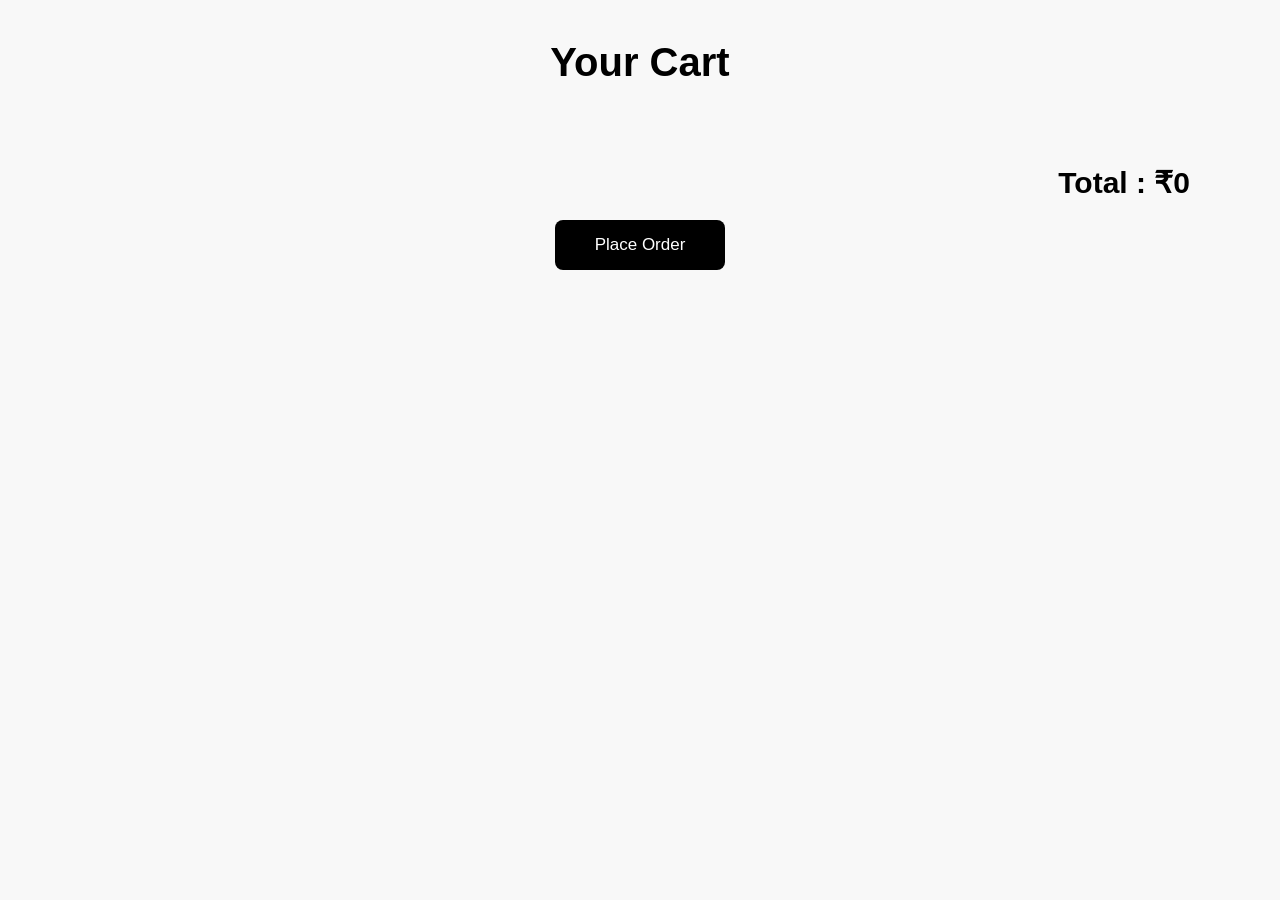
<file: cart.html>
<!DOCTYPE html>
<html lang="en">
<head>
    <meta charset="UTF-8">
    <meta name="viewport" content="width=device-width, initial-scale=1.0">
    <title>Cart</title>

    <style>
        *{
    margin:0;
    padding:0;
    box-sizing:border-box;
    font-family:"Inter",sans-serif;
}

body{
    background:#f8f8f8;
}

/* Heading */

h1{
    text-align:center;
    margin:40px 0;
    font-size:40px;
    font-weight:600;
}

/* Cart Container */

#cartContainer{
    width:90%;
    max-width:1100px;
    margin:auto;
    display:flex;
    flex-direction:column;
    gap:20px;
}

/* Product Card */

.card{
    display:flex;
    align-items:center;
    justify-content:space-between;
    background:white;
    border-radius:10px;
    padding:20px;
    box-shadow:0 5px 12px rgba(0,0,0,.08);
}

.card img{
    width:120px;
    height:120px;
    object-fit:cover;
    border-radius:10px;
}

.card h3{
    flex:1;
    margin-left:25px;
    font-size:22px;
    font-weight:500;
}

.card h4{
    font-size:22px;
    margin-right:30px;
}

/* Remove Button */

.card button{
    padding:10px 22px;
    background:#111;
    color:white;
    border:none;
    border-radius:6px;
    cursor:pointer;
    transition:.3s;
}

.card button:hover{
    background:#444;
}

/* Total */

#totalPrice{
    width:90%;
    max-width:1100px;
    margin:40px auto 20px;
    text-align:right;
    font-size:30px;
}

/* Place Order */

#placeOrderBtn{
    display:block;
    margin:0 auto 60px;
    padding:15px 40px;
    background:black;
    color:white;
    border:none;
    border-radius:8px;
    cursor:pointer;
    font-size:17px;
    transition:.3s;
}

#placeOrderBtn:hover{
    background:#333;
}

/* Responsive */

@media(max-width:768px){

    .card{
        flex-direction:column;
        text-align:center;
        gap:18px;
    }

    .card h3{
        margin-left:0;
    }

    .card h4{
        margin-right:0;
    }

    #totalPrice{
        text-align:center;
        font-size:24px;
    }
}

.buttonBox{
    display:flex;
    flex-direction:column;
    gap:10px;
}

.removeBtn{
    background:#e74c3c;
    color:white;
    border:none;
    padding:10px 18px;
    border-radius:6px;
    cursor:pointer;
}

.removeBtn:hover{
    background:#c0392b;
}

.orderBtn{
    background:#111;
    color:white;
    border:none;
    padding:10px 18px;
    border-radius:6px;
    cursor:pointer;
}

.orderBtn:hover{
    background:#333;
}
    </style>


</head>
<body>

    <h1>Your Cart</h1>

    <div id="cartContainer"></div>

    <h2 id="totalPrice"></h2>

    <button id="placeOrderBtn">
        Place Order
    </button>

<script >
    let cart = JSON.parse(localStorage.getItem("cart")) || [];

let cartContainer = document.getElementById("cartContainer");

let total = 0;

cart.forEach((item, index) => {

    let card = document.createElement("div");
    card.className = "card";

    let img = document.createElement("img");
    img.src = item.image;

    let title = document.createElement("h3");
    title.innerText = item.name;

    let price = document.createElement("h4");
    price.innerText = item.price;

    // Button container
    let buttonBox = document.createElement("div");
    buttonBox.className = "buttonBox";

    // Remove Button
    let removeBtn = document.createElement("button");
    removeBtn.innerText = "Remove";
    removeBtn.className = "removeBtn";

    removeBtn.onclick = function () {

        cart.splice(index, 1);

        localStorage.setItem("cart", JSON.stringify(cart));

        location.reload();

    };

    // Place Order Button
    let orderBtn = document.createElement("button");
    orderBtn.innerText = "Place Order";
    orderBtn.className = "orderBtn";

   orderBtn.onclick = function () {

    let orders = JSON.parse(localStorage.getItem("orders")) || [];

   
    orders.push(item);

   
    localStorage.setItem("orders", JSON.stringify(orders));

  
    cart.splice(index, 1);

    localStorage.setItem("cart", JSON.stringify(cart));

    alert("Order Placed Successfully!");

    window.location.href = "trackorder.html";
};

    buttonBox.append(removeBtn, orderBtn);

    card.append(img, title, price, buttonBox);

    cartContainer.append(card);

    total += Number(item.price.replace("₹",""));

});
document.getElementById("totalPrice").innerText =
"Total : ₹" + total;

document.getElementById("placeOrderBtn").onclick = function () {

    if(cart.length === 0){
        alert("Your cart is empty!");
        return;
    }

    let orders = JSON.parse(localStorage.getItem("orders")) || [];

    orders.push(...cart);

    localStorage.setItem("orders", JSON.stringify(orders));

    localStorage.removeItem("cart");

    alert("All Orders Placed Successfully!");

    window.location.href = "trackorder.html";

};
</script>

</body>
</html>
</file>
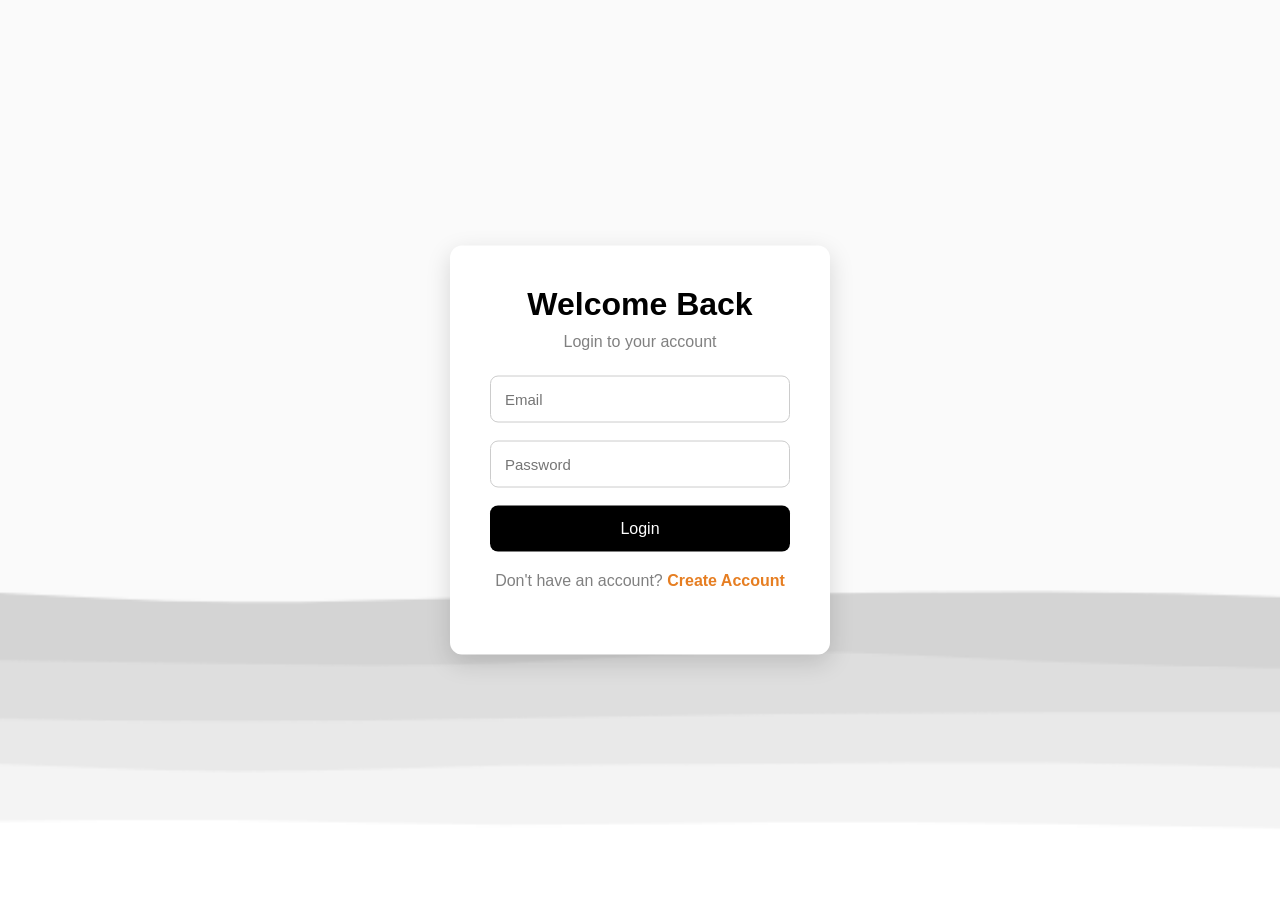
<file: login.html>
<!doctype html>
<html lang="en">
  <head>
    <meta charset="UTF-8" />
    <meta name="viewport" content="width=device-width, initial-scale=1.0" />
    <title>Login</title>

    <style>
      * {
        margin: 0;
        padding: 0;
        box-sizing: border-box;
        font-family: Arial, Helvetica, sans-serif;
      }

      body {
        position: relative;
        width: 100%;
        height: 100vh;
        overflow: hidden;
      }

      .loginbg {
        position: absolute;
        width: 100%;
        height: 100%;
        z-index: -1;
      }

      .loginbg img {
        width: 100%;
        height: 100%;
        object-fit: cover;
      }

      .login-box {
        width: 380px;
        background: white;
        padding: 40px;
        border-radius: 12px;

        position: absolute;
        top: 50%;
        left: 50%;
        transform: translate(-50%, -50%);

        box-shadow: 0 8px 25px rgba(0, 0, 0, 0.15);
      }

      .login-box h1 {
        text-align: center;
        margin-bottom: 10px;
      }

      .login-box p {
        text-align: center;
        color: gray;
        margin-bottom: 25px;
      }

      form {
        display: flex;
        flex-direction: column;
        gap: 18px;
      }

      input {
        padding: 14px;
        border: 1px solid #ccc;
        border-radius: 8px;
        outline: none;
        font-size: 15px;
      }

      input:focus {
        border-color: black;
      }

      button {
        padding: 14px;
        border: none;
        background: black;
        color: white;
        border-radius: 8px;
        cursor: pointer;
        font-size: 16px;
      }

      button:hover {
        background: #333;
      }

      .signup {
        margin-top: 20px;
        text-align: center;
      }

      .signup a {
        text-decoration: none;
        color: #e67e22;
        font-weight: bold;
      }
    </style>
  </head>
  <body>
    <div class="loginbg">
      <img src="layered-waves-haikei.png" alt="" />
    </div>

    <div class="login-box">
      <h1>Welcome Back</h1>
      <p>Login to your account</p>

      <form id="loginForm">
        <input type="email" id="email" placeholder="Email" required />

        <input type="password" id="password" placeholder="Password" required />

        <button id="loginBtn" type="submit">Login</button>
      </form>

      <p class="signup">
        Don't have an account?
        <a href="registration.html">Create Account</a>
      </p>
    </div>
  </body>
  <script>
    const loginForm = document.getElementById("loginForm");

loginForm.addEventListener("submit", function (e) {

    e.preventDefault();

    let email = document.getElementById("email").value;
    let password = document.getElementById("password").value;

    let users = JSON.parse(localStorage.getItem("users")) || [];

    let foundUser = users.find(function(user){

        return user.email === email &&
               user.password === password;

    });

    if(foundUser){

        alert("Login Successful");

        localStorage.setItem(
            "currentUser",
            JSON.stringify(foundUser)
        );

        window.location.href = "index.html";

    }

    else{

        alert("Invalid Email or Password");

    }

});
  </script>
</html>
</file>
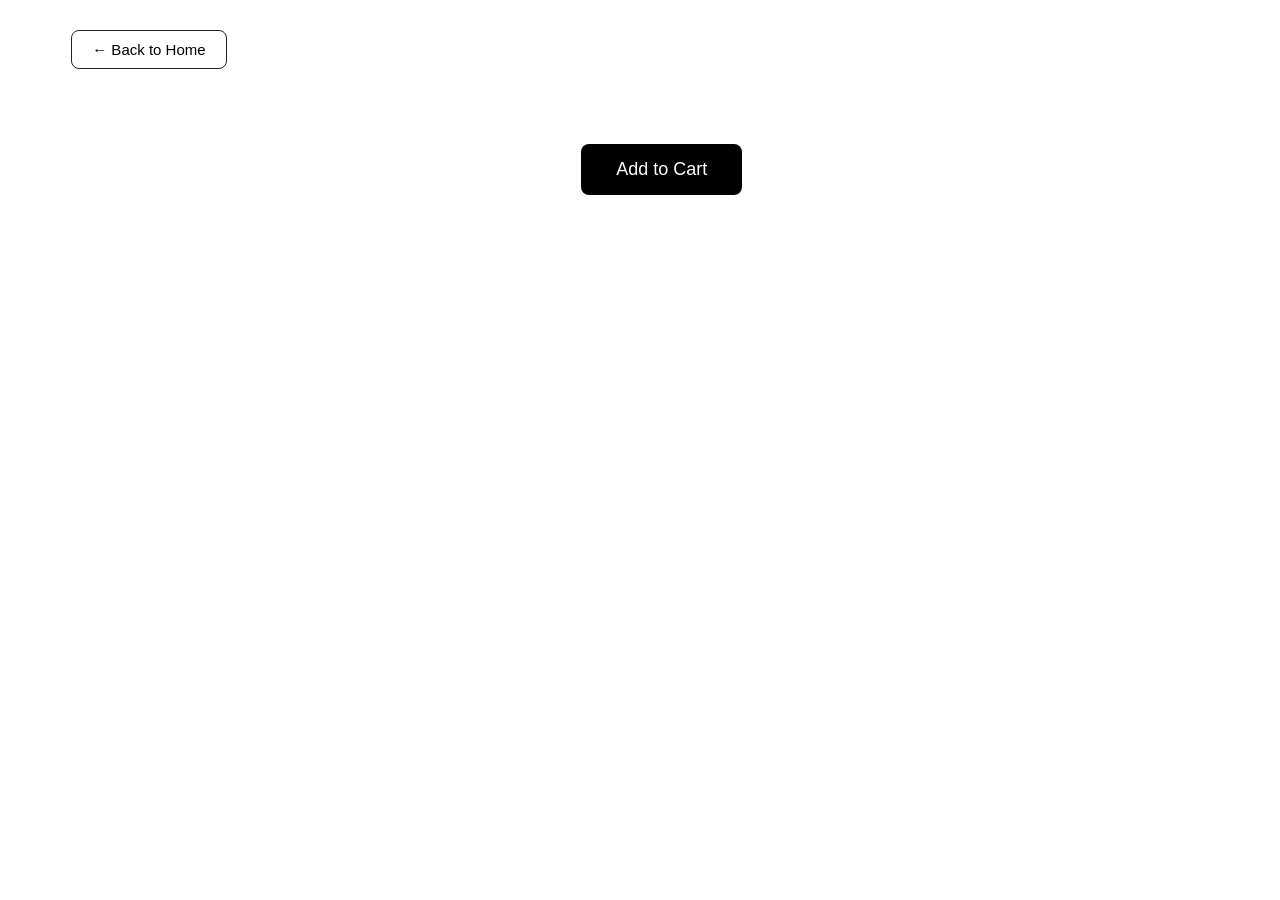
<file: product.html>
<!DOCTYPE html>
<html lang="en">
<head>
<meta charset="UTF-8">
<title>Product</title>



<style>

.productPage{
    width:90%;
    max-width:1200px;
    margin:50px auto;
    display:flex;
    gap:60px;
    align-items:center;
}

.productPage img{
    width:450px;
    border-radius:12px;
}

.details{
    flex:1;
}

.details h1{
    font-size:38px;
    margin-bottom:20px;
}

.details p{
    margin:20px 0;
    line-height:1.7;
    color:#555;

}
#desc{
    font-size: x-large;
    color: black;
}

.details h2{
    margin:20px 0;
}

.details button{
    padding:15px 35px;
    background:black;
    color:white;
    border:none;
    cursor:pointer;
    border-radius:8px;
    font-size:18px;
}

.details button:hover{
    background:#333;
}
.topBar{
    width:90%;
    max-width:1200px;
    margin:30px auto 0;
}

#homeBtn{
    padding:10px 20px;
    background:white;
    border:1px solid #222;
    border-radius:8px;
    cursor:pointer;
    font-size:15px;
    transition:.3s;
}

#homeBtn:hover{
    background:#111;
    color:white;
}
#popup{
    position:fixed;
    top:50%;
    left:50%;
    transform:translate(-50%,-50%);
    background:white;
    padding:30px;
    width:320px;
    border-radius:12px;
    box-shadow:0 10px 30px rgba(0,0,0,.2);
    display:none;
    text-align:center;
    z-index:1000;
    
}

#popup h3{
    margin-bottom:20px;
}

#popup button{
    margin:8px;
    padding:12px 18px;
    border:none;
    border-radius:6px;
    cursor:pointer;
    background:#111;
    color:white;
}

#popup button:hover{
    background:#333;
}

</style>

</head>
<body>

    <div class="topBar">
    <button id="homeBtn">← Back to Home</button>
</div>

<div class="productPage">

    <img id="image">

    <div class="details">

        <h1 id="name"></h1>

        <p id="desc"></p>
        <p id="desc1"></p>

        <h2 id="price"></h2>

        <button id="cartBtn">
            Add to Cart
        </button>

    </div>
    <div id="popup">
    <h3>✅ Product Added to Cart</h3>
    <button id="continueShopping">Continue Shopping</button>
    <button id="goCart">Go to Cart</button>
</div>

</div>

<script >
 
    let product = JSON.parse(localStorage.getItem("selectedProduct"));

document.getElementById("image").src = product.image;

document.getElementById("name").innerText = product.name;

document.getElementById("desc").innerText = product.desc;
document.getElementById("desc1").innerText = product.desc1;

document.getElementById("price").innerText = product.price;

document.getElementById("cartBtn").onclick = function(){

    let cart = JSON.parse(localStorage.getItem("cart")) || [];

    cart.push(product);

    localStorage.setItem("cart", JSON.stringify(cart));

    document.getElementById("popup").style.display = "block";

};
document.getElementById("homeBtn").onclick = function(){

    window.location.href = "index.html";

};
document.getElementById("continueShopping").onclick = function(){

    window.location.href = "index.html";

};

document.getElementById("goCart").onclick = function(){

    window.location.href = "cart.html";

};
</script>

</body>
</html>
</file>
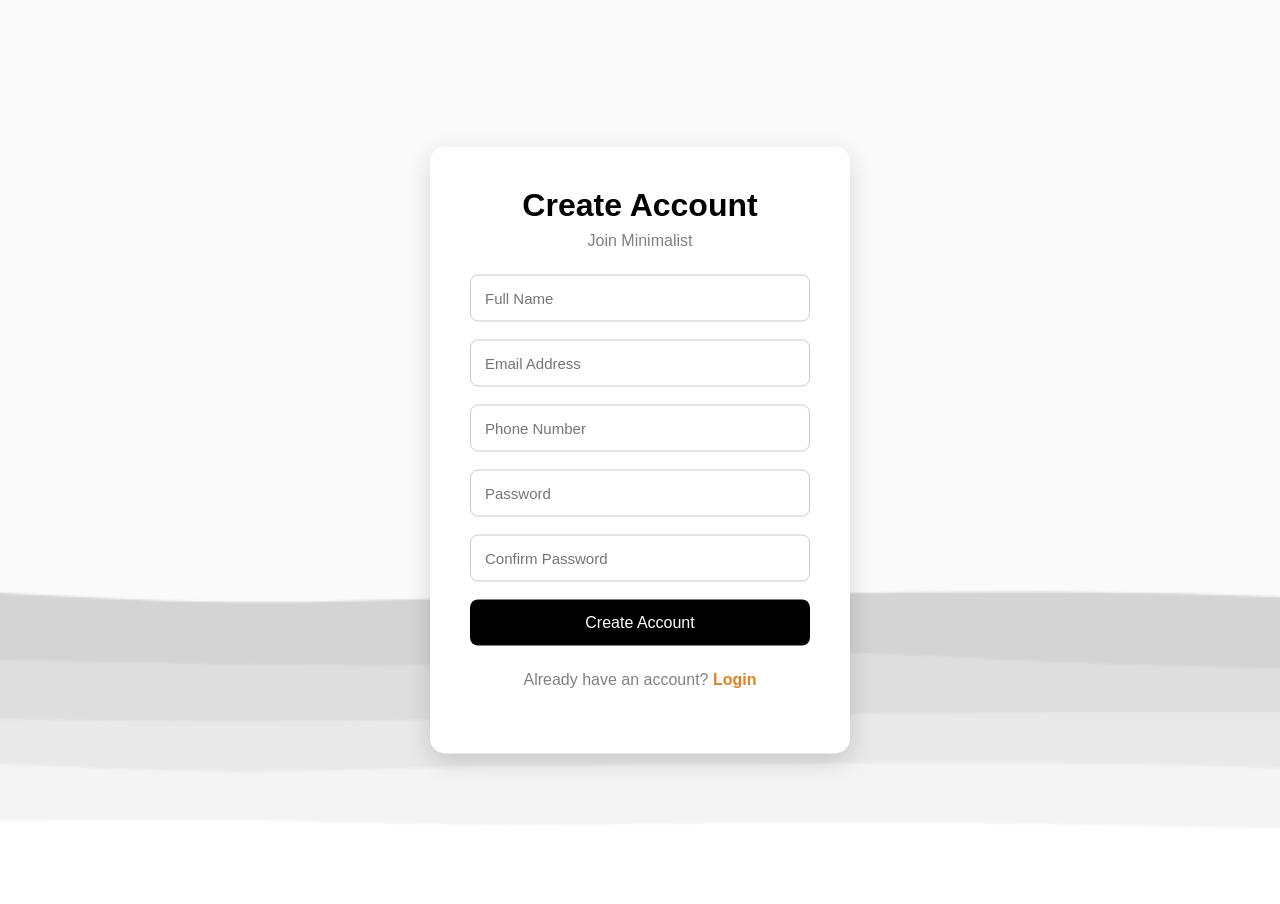
<file: registration.html>
<!doctype html>
<html lang="en">
  <head>
    <meta charset="UTF-8" />
    <meta name="viewport" content="width=device-width, initial-scale=1.0" />
    <title>Create Account</title>

    <style>
      * {
        margin: 0;
        padding: 0;
        box-sizing: border-box;
        font-family: Arial, Helvetica, sans-serif;
      }

      body {
        width: 100%;
        height: 100vh;
        overflow: hidden;
        position: relative;
      }

      .bg {
        position: absolute;
        width: 100%;
        height: 100%;
        z-index: -1;
      }

      .bg img {
        width: 100%;
        height: 100%;
        object-fit: cover;
      }

      .registerBox {
        width: 420px;
        background: white;
        padding: 40px;
        border-radius: 15px;

        position: absolute;
        top: 50%;
        left: 50%;
        transform: translate(-50%, -50%);

        box-shadow: 0 8px 25px rgba(0, 0, 0, 0.15);
      }

      .registerBox h1 {
        text-align: center;
        margin-bottom: 8px;
      }

      .registerBox p {
        text-align: center;
        color: gray;
        margin-bottom: 25px;
      }

      form {
        display: flex;
        flex-direction: column;
        gap: 18px;
      }

      input {
        padding: 14px;
        border: 1px solid #ccc;
        border-radius: 8px;
        font-size: 15px;
        outline: none;
        transition: 0.3s;
      }

      input:focus {
        border-color: black;
      }

      button {
        padding: 14px;
        background: black;
        color: white;
        border: none;
        border-radius: 8px;
        font-size: 16px;
        cursor: pointer;
        transition: 0.3s;
      }

      button:hover {
        background: #333;
      }

      .loginText {
        margin-top: 25px;
        text-align: center;
      }

      .loginText a {
        text-decoration: none;
        color: #e67e22;
        font-weight: 600;
      }

      .loginText a:hover {
        text-decoration: underline;
      }
    </style>
  </head>
  <body>
    <div class="bg">
      <img src="layered-waves-haikei.png" alt="" />
    </div>

    <div class="registerBox">
      <h1>Create Account</h1>
      <p>Join Minimalist</p>

      <form>
        <input type="text" id="name" placeholder="Full Name" />

        <input type="email" id="email" placeholder="Email Address" />

        <input type="tel" id="phone" placeholder="Phone Number" />

        <input type="password" id="password" placeholder="Password" />

        <input
          type="password"
          id="confirmPassword"
          placeholder="Confirm Password"
        />

        <button type="submit" id="registerBtn">Create Account</button>
      </form>

      <p class="loginText">
        Already have an account?
        <a href="login.html">Login</a>
      </p>
    </div>
  </body>
  <script>
    const form = document.querySelector("form");

    form.addEventListener("submit", function (e) {
      e.preventDefault();

      let name = document.getElementById("name").value;
      let email = document.getElementById("email").value;
      let phone = document.getElementById("phone").value;
      let password = document.getElementById("password").value;
      let confirmPassword = document.getElementById("confirmPassword").value;

      if (
        name === "" ||
        email === "" ||
        phone === "" ||
        password === "" ||
        confirmPassword === ""
      ) {
        alert("Please fill all the fields.");
        return;
      }

      if (password !== confirmPassword) {
        alert("Passwords do not match.");
        return;
      }

      let users = JSON.parse(localStorage.getItem("users")) || [];

      // Check if email already exists
      let alreadyExists = users.find(function (user) {
        return user.email === email;
      });

      if (alreadyExists) {
        alert("Account already exists. Please login.");

        window.location.href = "login.html";

        return;
      }

      let newUser = {
        name: name,
        email: email,
        phone: phone,
        password: password,
      };

      users.push(newUser);

      localStorage.setItem("users", JSON.stringify(users));

      alert("Registration Successful!");

      window.location.href = "login.html";
    });
  </script>
</html>
</file>
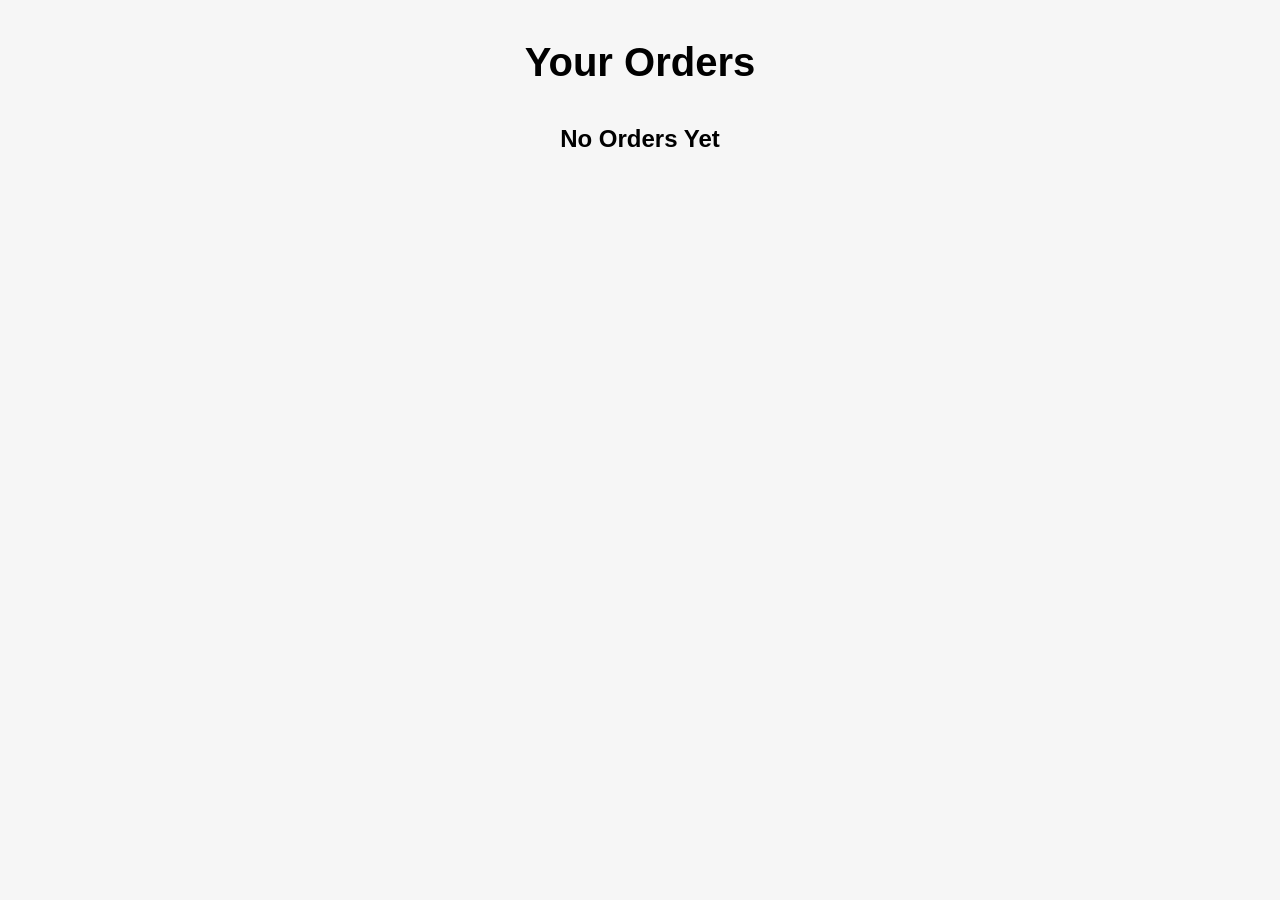
<file: trackorder.html>
<!DOCTYPE html>
<html lang="en">
<head>
<meta charset="UTF-8">
<meta name="viewport" content="width=device-width, initial-scale=1.0">
<title>Track Order</title>
<style>
    *{
    margin:0;
    padding:0;
    box-sizing:border-box;
    font-family:Arial, Helvetica, sans-serif;
}

body{
    background:#f6f6f6;
}

h1{
    text-align:center;
    margin:40px 0;
    font-size:40px;
}

#orderContainer{
    width:90%;
    max-width:1100px;
    margin:auto;
    display:flex;
    flex-direction:column;
    gap:20px;
    padding-bottom:50px;
}

.orderCard{
    background:white;
    border-radius:10px;
    padding:20px;
    display:flex;
    align-items:center;
    justify-content:space-between;
    box-shadow:0 5px 15px rgba(0,0,0,.1);
}

.orderCard img{
    width:120px;
    height:120px;
    object-fit:cover;
    border-radius:10px;
}

.orderInfo{
    flex:1;
    margin-left:25px;
}

.orderInfo h2{
    font-size:24px;
    margin-bottom:10px;
}

.orderInfo p{
    color:#666;
    margin-bottom:8px;
}

.status{
    color:green;
    font-weight:bold;
}

@media(max-width:768px){

.orderCard{
    flex-direction:column;
    text-align:center;
}

.orderInfo{
    margin-left:0;
    margin-top:20px;
}

}
</style>
</head>
<body>

<h1>Your Orders</h1>

<div id="orderContainer"></div>



</body>
<script >
    let orders = JSON.parse(localStorage.getItem("orders")) || [];

const container = document.getElementById("orderContainer");

if(orders.length===0){

    container.innerHTML=`
    <h2 style="text-align:center;">
    No Orders Yet
    </h2>
    `;

}
else{

orders.forEach((item)=>{

    let card=document.createElement("div");
    card.className="orderCard";

    card.innerHTML=`

    <img src="${item.image}">

    <div class="orderInfo">

    <h2>${item.name}</h2>

    <p>${item.price}</p>

    <p class="status">Order Confirmed ✅</p>

    </div>

    `;

    container.append(card);

});

}
</script>
</html>
</file>
